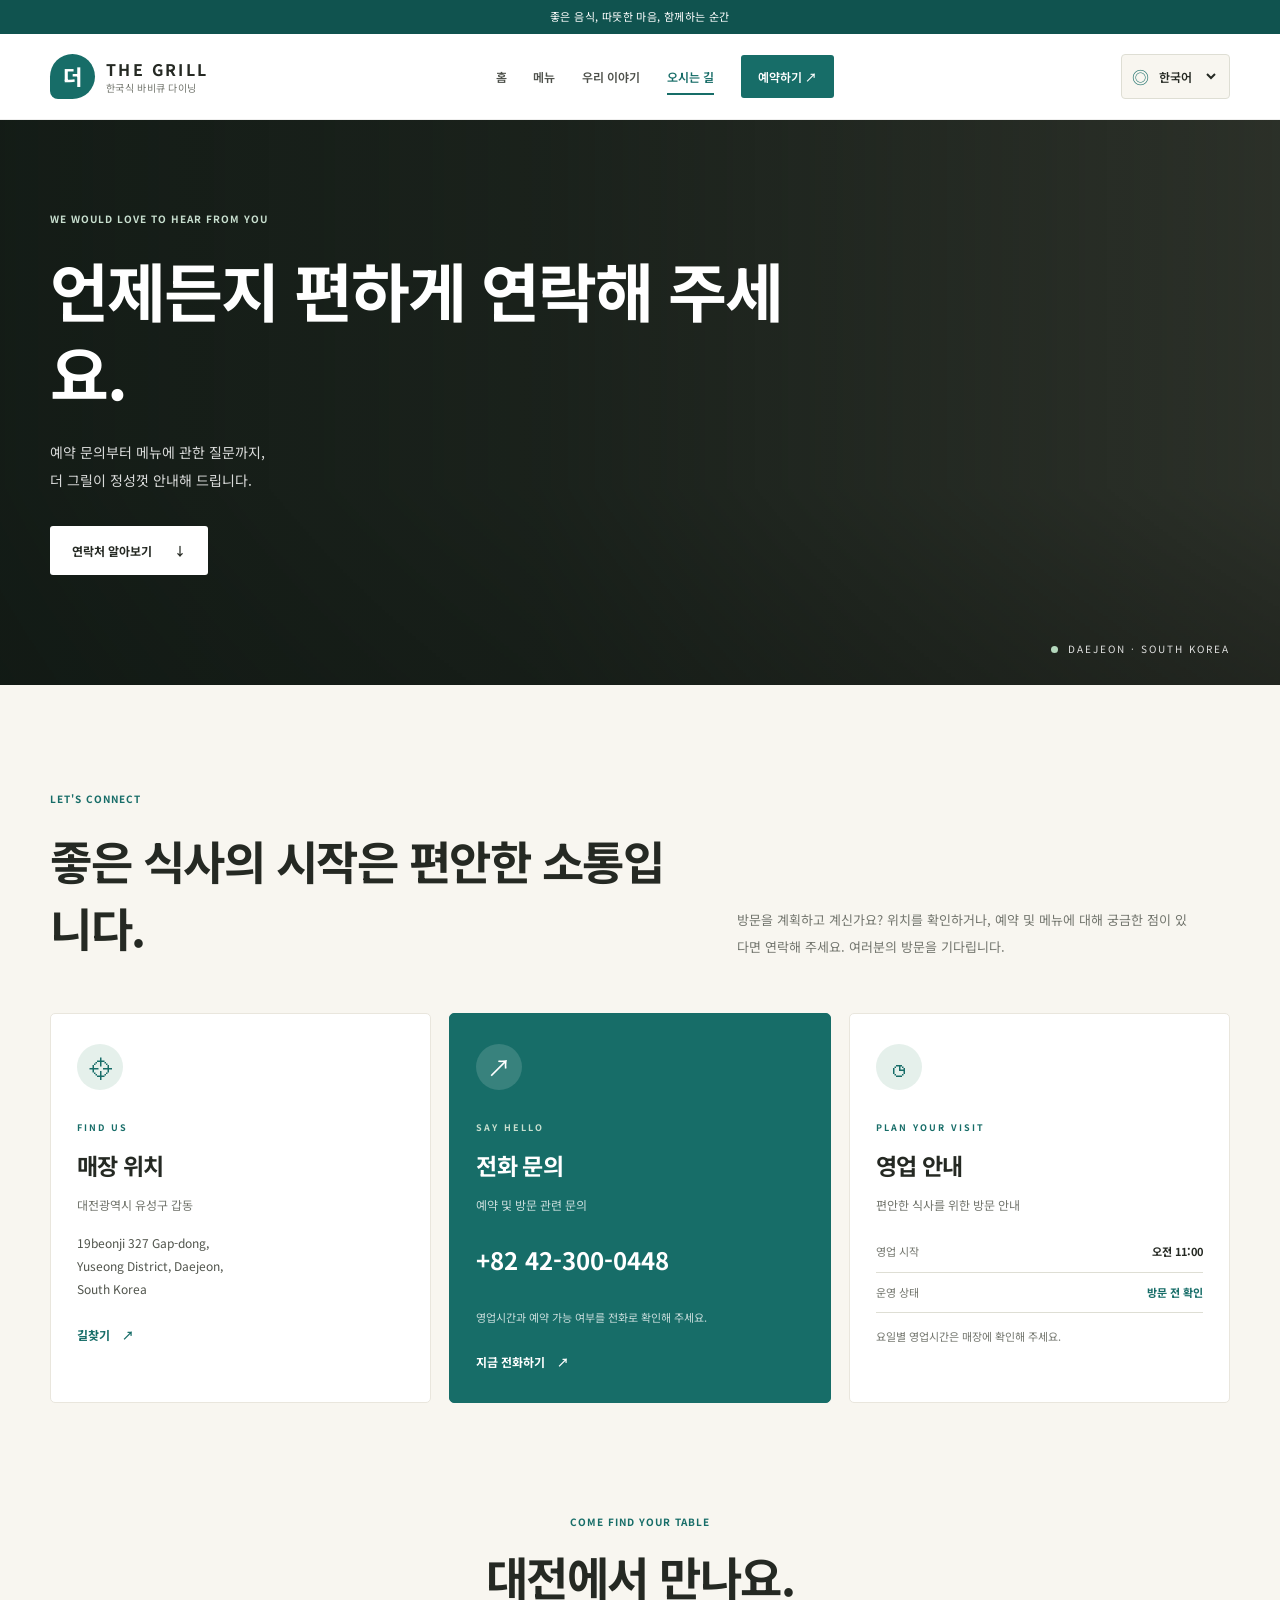
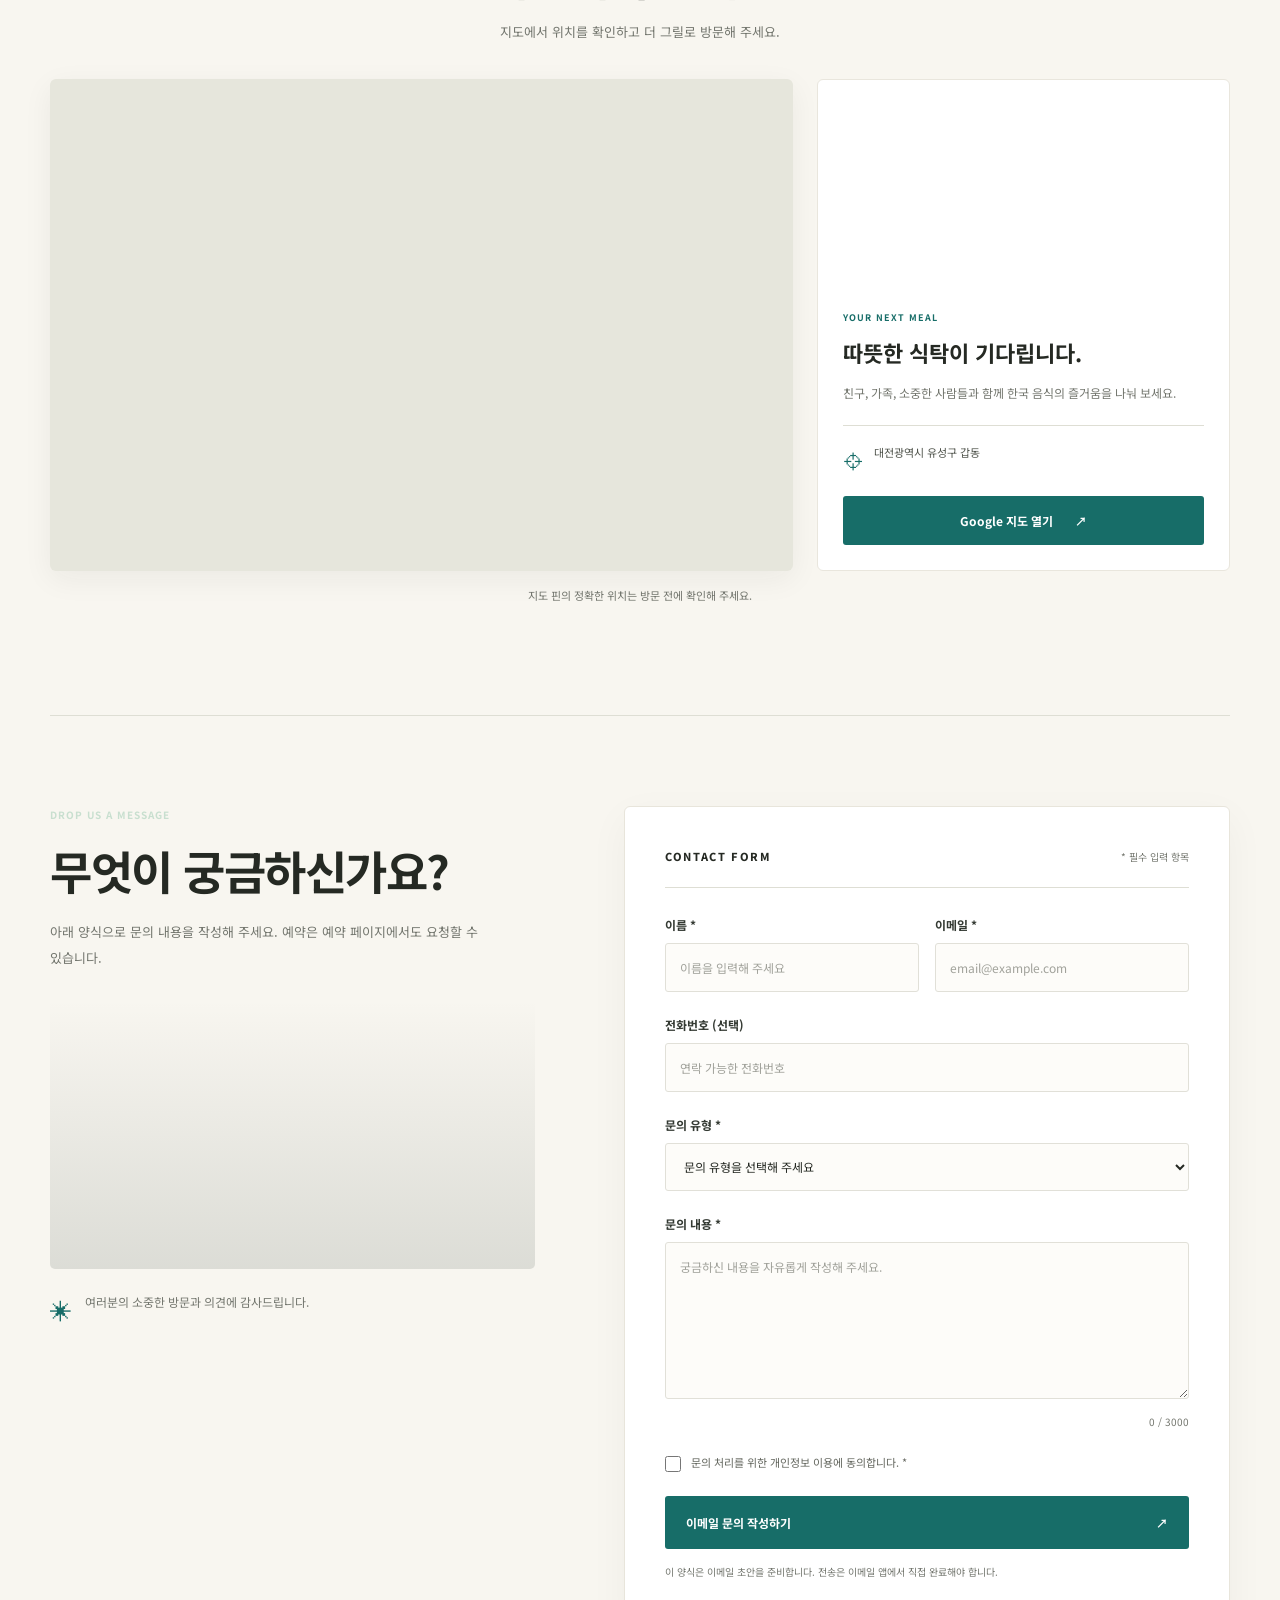
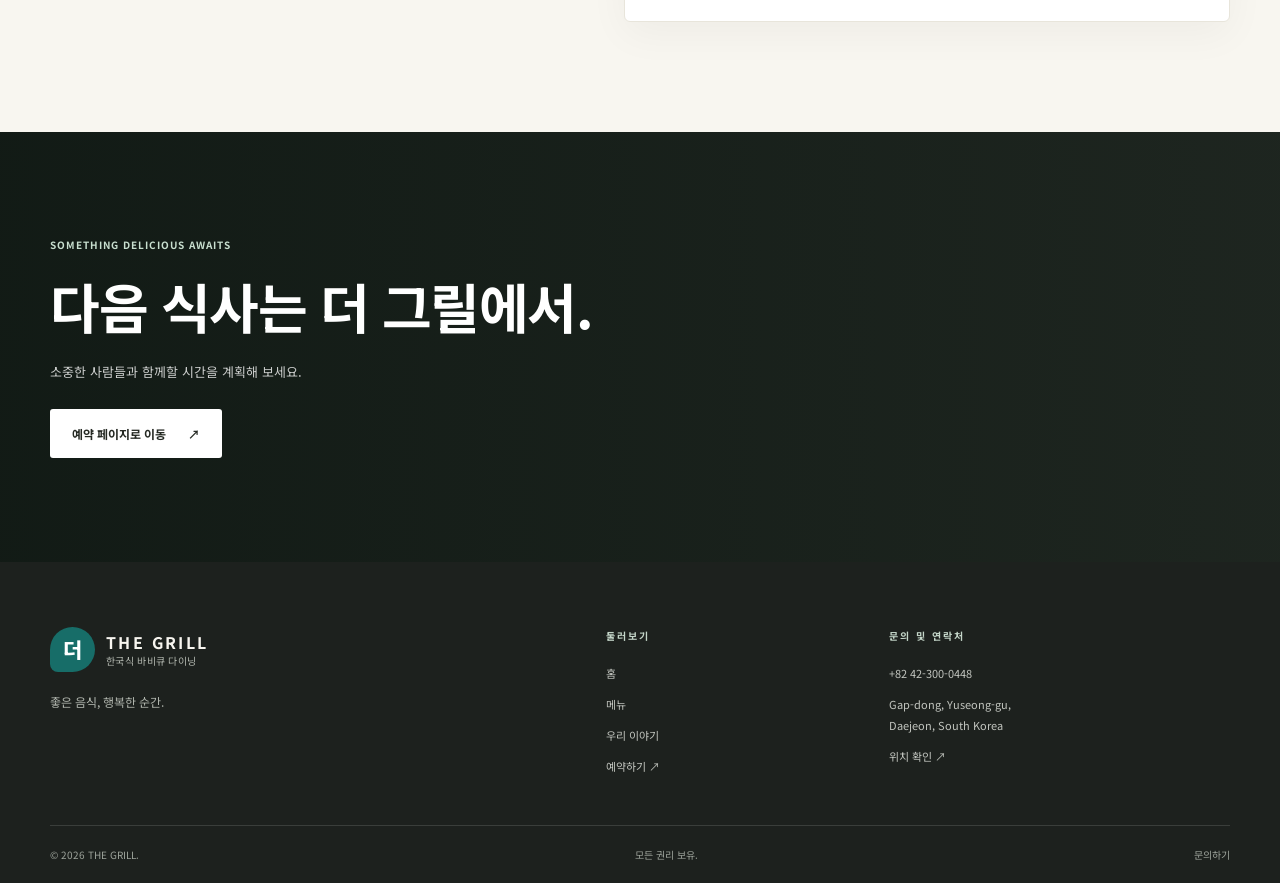
<file: contact.html>
<!DOCTYPE html>
<html lang="ko">
<head>
  <meta charset="UTF-8">
  <meta name="viewport" content="width=device-width, initial-scale=1.0">
  <meta name="theme-color" content="#f8f6f0">
  <meta name="description" content="Contact The Grill in Daejeon, South Korea. Find our location, contact details and reservation information.">
  <title>Contact Us | The Grill</title>

  <link rel="preconnect" href="https://fonts.googleapis.com">
  <link rel="preconnect" href="https://fonts.gstatic.com" crossorigin>
  <link href="https://fonts.googleapis.com/css2?family=DM+Sans:wght@400;500;600;700&family=Noto+Sans+KR:wght@400;500;600;700;800&family=Playfair+Display:wght@500;600;700&display=swap" rel="stylesheet">

  <link rel="stylesheet" href="css/contact.css" type="text/css">
  <script src="css/js/contact.js" defer></script>
</head>

<body>

  <!-- Announcement -->
  <div class="announcement">
    <span data-i18n="announcement">좋은 음식, 따뜻한 마음, 함께하는 순간</span>
  </div>

  <!-- Header -->
  <header class="site-header">
    <a class="brand" href="index.html" aria-label="The Grill Home">
      <span class="brand-mark">더</span>
      <span class="brand-copy">
        <strong>THE GRILL</strong>
        <small data-i18n="brandSubtitle">한국식 바비큐 다이닝</small>
      </span>
    </a>

    <button class="menu-toggle" id="menuToggle"
      aria-label="Open navigation" aria-expanded="false"
      aria-controls="navLinks">
      <span></span><span></span><span></span>
    </button>

    <nav class="nav-links" id="navLinks">
      <a href="index.html" data-i18n="navHome">홈</a>
      <a href="menu.html" data-i18n="navMenu">메뉴</a>
      <a href="about.html" data-i18n="navAbout">우리 이야기</a>
      <a href="contact.html" class="active" data-i18n="navContact">오시는 길</a>
      <a href="reservation.html" class="nav-reserve" data-i18n="navReserve">예약하기 ↗</a>
    </nav>

    <div class="language-box">
      <span class="language-icon" aria-hidden="true">◎</span>
      <select id="language" aria-label="Select language">
        <option value="ko">한국어</option>
        <option value="en">English</option>
      </select>
    </div>
  </header>

  <main>

    <!-- Hero -->
    <section class="contact-hero">
      <div class="hero-photo"></div>
      <div class="hero-overlay"></div>

      <div class="hero-content reveal">
        <span class="eyebrow" data-i18n="heroEyebrow">
          WE WOULD LOVE TO HEAR FROM YOU
        </span>

        <h1 data-i18n="heroTitle">언제든지<br>편하게 연락해 주세요.</h1>

        <p data-i18n="heroText">
          예약 문의부터 메뉴에 관한 질문까지,<br>
          더 그릴이 정성껏 안내해 드립니다.
        </p>

        <a href="#contact-details" class="button button-light">
          <span data-i18n="heroButton">연락처 알아보기</span>
          <span aria-hidden="true">↓</span>
        </a>
      </div>

      <div class="hero-note">
        <span class="hero-note-dot"></span>
        <span data-i18n="heroNote">DAEJEON · SOUTH KOREA</span>
      </div>
    </section>

    <!-- Intro -->
    <section class="contact-intro section-space reveal" id="contact-details">
      <div>
        <span class="eyebrow dark-eyebrow" data-i18n="introEyebrow">
          LET'S CONNECT
        </span>
        <h2 data-i18n="introTitle">좋은 식사의 시작은<br>편안한 소통입니다.</h2>
      </div>

      <p data-i18n="introText">
        방문을 계획하고 계신가요? 위치를 확인하거나,
        예약 및 메뉴에 대해 궁금한 점이 있다면 연락해 주세요.
        여러분의 방문을 기다립니다.
      </p>
    </section>

    <!-- Contact cards -->
    <section class="contact-cards section-space">
      <article class="contact-card reveal">
        <div class="card-icon" aria-hidden="true">⌖</div>
        <span class="card-kicker" data-i18n="locationKicker">FIND US</span>
        <h3 data-i18n="locationTitle">매장 위치</h3>
        <p class="card-description" data-i18n="locationText">
          대전광역시 유성구 갑동
        </p>
        <address>
          19beonji 327 Gap-dong,<br>
          Yuseong District, Daejeon,<br>
          South Korea
        </address>
        <a class="text-link"
          href="https://www.google.com/maps/search/?api=1&query=19beonji+327+Gap-dong+Yuseong+District+Daejeon+South+Korea"
          target="_blank" rel="noopener noreferrer">
          <span data-i18n="directions">길찾기</span> <span>↗</span>
        </a>
      </article>

      <article class="contact-card featured-card reveal">
        <div class="card-icon" aria-hidden="true">↗</div>
        <span class="card-kicker" data-i18n="phoneKicker">SAY HELLO</span>
        <h3 data-i18n="phoneTitle">전화 문의</h3>
        <p class="card-description" data-i18n="phoneText">
          예약 및 방문 관련 문의
        </p>
        <a class="phone-number" href="tel:+82423000448">
          +82 42-300-0448
        </a>
        <p class="small-note" data-i18n="phoneNote">
          영업시간과 예약 가능 여부를 전화로 확인해 주세요.
        </p>
        <a class="text-link light-link" href="tel:+82423000448">
          <span data-i18n="callNow">지금 전화하기</span> <span>↗</span>
        </a>
      </article>

      <article class="contact-card reveal">
        <div class="card-icon" aria-hidden="true">◷</div>
        <span class="card-kicker" data-i18n="hoursKicker">PLAN YOUR VISIT</span>
        <h3 data-i18n="hoursTitle">영업 안내</h3>
        <p class="card-description" data-i18n="hoursText">
          편안한 식사를 위한 방문 안내
        </p>

        <div class="hours-row">
          <span data-i18n="openingLabel">영업 시작</span>
          <strong data-i18n="openingValue">오전 11:00</strong>
        </div>
        <div class="hours-row">
          <span data-i18n="statusLabel">운영 상태</span>
          <strong class="status-text" data-i18n="statusValue">방문 전 확인</strong>
        </div>

        <p class="small-note" data-i18n="hoursNote">
          요일별 영업시간은 매장에 확인해 주세요.
        </p>
      </article>
    </section>

    <!-- Location and map -->
    <section class="location-section section-space" id="location">
      <div class="location-heading reveal">
        <span class="eyebrow dark-eyebrow" data-i18n="mapEyebrow">
          COME FIND YOUR TABLE
        </span>
        <h2 data-i18n="mapTitle">대전에서 만나요.</h2>
        <p data-i18n="mapText">
          지도에서 위치를 확인하고 더 그릴로 방문해 주세요.
        </p>
      </div>

      <div class="location-layout">
        <div class="map-frame reveal">
          <iframe
            title="The Grill restaurant location in Daejeon, South Korea"
            src="https://maps.google.com/maps?q=19beonji%20327%20Gap-dong%2C%20Yuseong%20District%2C%20Daejeon%2C%20South%20Korea&t=&z=14&ie=UTF8&iwloc=&output=embed"
            loading="lazy"
            referrerpolicy="no-referrer-when-downgrade"
            allowfullscreen>
          </iframe>
        </div>

        <aside class="visit-card reveal">
          <div class="visit-image"></div>
          <div class="visit-card-body">
            <span class="eyebrow dark-eyebrow" data-i18n="visitEyebrow">
              YOUR NEXT MEAL
            </span>
            <h3 data-i18n="visitTitle">따뜻한 식탁이 기다립니다.</h3>
            <p data-i18n="visitText">
              친구, 가족, 소중한 사람들과 함께
              한국 음식의 즐거움을 나눠 보세요.
            </p>

            <div class="visit-detail">
              <span aria-hidden="true">⌖</span>
              <span data-i18n="visitAddress">
                대전광역시 유성구 갑동
              </span>
            </div>

            <a class="button button-dark"
              href="https://www.google.com/maps/search/?api=1&query=19beonji+327+Gap-dong+Yuseong+District+Daejeon+South+Korea"
              target="_blank" rel="noopener noreferrer">
              <span data-i18n="openMaps">Google 지도 열기</span>
              <span aria-hidden="true">↗</span>
            </a>
          </div>
        </aside>
      </div>

      <p class="map-disclaimer" data-i18n="mapDisclaimer">
        지도 핀의 정확한 위치는 방문 전에 확인해 주세요.
      </p>
    </section>

    <!-- Message form -->
    <section class="message-section section-space" id="message">
      <div class="message-intro reveal">
        <span class="eyebrow" data-i18n="formEyebrow">DROP US A MESSAGE</span>
        <h2 data-i18n="formTitle">무엇이 궁금하신가요?</h2>
        <p data-i18n="formText">
          아래 양식으로 문의 내용을 작성해 주세요.
          예약은 예약 페이지에서도 요청할 수 있습니다.
        </p>

        <div class="message-image"></div>

        <div class="message-promise">
          <span aria-hidden="true">✳</span>
          <p data-i18n="formPromise">
            여러분의 소중한 방문과 의견에 감사드립니다.
          </p>
        </div>
      </div>

      <form class="contact-form reveal" id="contactForm">
        <div class="form-heading">
          <span data-i18n="formLabel">CONTACT FORM</span>
          <p data-i18n="requiredNote">* 필수 입력 항목</p>
        </div>

        <div class="form-grid">
          <div class="field">
            <label for="fullName" data-i18n="nameLabel">이름 *</label>
            <input
              id="fullName" name="name" type="text"
              autocomplete="name" required maxlength="100"
              data-i18n-placeholder="namePlaceholder"
              placeholder="이름을 입력해 주세요">
          </div>

          <div class="field">
            <label for="email" data-i18n="emailLabel">이메일 *</label>
            <input
              id="email" name="email" type="email"
              autocomplete="email" required maxlength="254"
              data-i18n-placeholder="emailPlaceholder"
              placeholder="email@example.com">
          </div>

          <div class="field full-field">
            <label for="phone" data-i18n="phoneLabel">전화번호 (선택)</label>
            <input
              id="phone" name="phone" type="tel"
              autocomplete="tel" maxlength="40"
              data-i18n-placeholder="phonePlaceholder"
              placeholder="연락 가능한 전화번호">
          </div>

          <div class="field full-field">
            <label for="topic" data-i18n="topicLabel">문의 유형 *</label>
            <select id="topic" name="topic" required>
              <option value="" data-i18n="topicPlaceholder">문의 유형을 선택해 주세요</option>
              <option value="general" data-i18n="topicGeneral">일반 문의</option>
              <option value="reservation" data-i18n="topicReservation">예약 문의</option>
              <option value="menu" data-i18n="topicMenu">메뉴 및 재료</option>
              <option value="allergy" data-i18n="topicAllergy">알레르기 문의</option>
              <option value="group" data-i18n="topicGroup">단체 방문</option>
              <option value="other" data-i18n="topicOther">기타</option>
            </select>
          </div>

          <div class="field full-field">
            <label for="messageText" data-i18n="messageLabel">문의 내용 *</label>
            <textarea
              id="messageText" name="message" rows="6"
              required minlength="5" maxlength="3000"
              data-i18n-placeholder="messagePlaceholder"
              placeholder="궁금하신 내용을 자유롭게 작성해 주세요."></textarea>
            <div class="character-count">
              <span id="characterCount">0</span> / 3000
            </div>
          </div>
        </div>

        <label class="privacy-consent">
          <input type="checkbox" id="privacyConsent" required>
          <span data-i18n="privacyText">
            문의 처리를 위한 개인정보 이용에 동의합니다. *
          </span>
        </label>

        <button class="button button-dark submit-button" type="submit">
          <span data-i18n="submitButton">문의 내용 준비하기</span>
          <span aria-hidden="true">↗</span>
        </button>

        <p class="form-disclaimer" data-i18n="formDisclaimer">
          이 양식은 현재 데모 버전입니다. 제출 버튼으로 문의 내용이
          자동 전송되지는 않습니다.
        </p>

        <div id="formFeedback" class="form-feedback"
          role="status" aria-live="polite" hidden></div>
      </form>
    </section>

    <!-- Reservation CTA -->
    <section class="reservation-banner">
      <div class="banner-image"></div>
      <div class="banner-content reveal">
        <span class="eyebrow" data-i18n="bannerEyebrow">
          SOMETHING DELICIOUS AWAITS
        </span>
        <h2 data-i18n="bannerTitle">다음 식사는<br>더 그릴에서.</h2>
        <p data-i18n="bannerText">
          소중한 사람들과 함께할 시간을 계획해 보세요.
        </p>
        <a href="reservation.html" class="button button-light">
          <span data-i18n="bannerButton">예약 페이지로 이동</span>
          <span aria-hidden="true">↗</span>
        </a>
      </div>
    </section>

  </main>

  <!-- Footer -->
  <footer class="site-footer">
    <div class="footer-main">
      <div class="footer-brand">
        <a class="brand footer-logo" href="index.html">
          <span class="brand-mark">더</span>
          <span class="brand-copy">
            <strong>THE GRILL</strong>
            <small data-i18n="brandSubtitle">한국식 바비큐 다이닝</small>
          </span>
        </a>

        <p data-i18n="footerTagline">
          좋은 음식, 행복한 순간.
        </p>
      </div>

      <div class="footer-column">
        <h3 data-i18n="footerExplore">EXPLORE</h3>
        <a href="index.html" data-i18n="navHome">홈</a>
        <a href="menu.html" data-i18n="navMenu">메뉴</a>
        <a href="about.html" data-i18n="navAbout">우리 이야기</a>
        <a href="reservation.html" data-i18n="navReserve">예약하기</a>
      </div>

      <div class="footer-column footer-contact">
        <h3 data-i18n="footerContact">CONTACT</h3>
        <a href="tel:+82423000448">+82 42-300-0448</a>
        <p>Gap-dong, Yuseong-gu,<br>Daejeon, South Korea</p>
        <a href="#location" data-i18n="footerDirections">위치 확인 ↗</a>
      </div>
    </div>

    <div class="footer-bottom">
      <span>© <span id="year"></span> THE GRILL.</span>
      <span data-i18n="copyright">모든 권리 보유.</span>
      <a href="contact.html" data-i18n="footerContactLink">문의하기</a>
    </div>
  </footer>

</body>
</html>
</file>
<file: css/contact.css>
/* =========================================
   THE GRILL — CONTACT PAGE
   ========================================= */

:root {
  --cream: #f8f6f0;
  --cream-dark: #eeeadf;
  --white: #ffffff;
  --ink: #252923;
  --muted: #73766e;
  --green: #176d68;
  --green-dark: #10534f;
  --green-pale: #e5f0eb;
  --line: #deded4;
  --gold: #bd9660;
  --serif: "Playfair Display", Georgia, serif;
  --sans: "DM Sans", "Noto Sans KR", sans-serif;
  --korean: "Noto Sans KR", sans-serif;
  --container: 1180px;
  --radius: 18px;
  --shadow: 0 18px 55px rgba(28, 38, 31, 0.09);
}

* {
  box-sizing: border-box;
  margin: 0;
  padding: 0;
}

html {
  scroll-behavior: smooth;
  scroll-padding-top: 100px;
}

body {
  background: var(--cream);
  color: var(--ink);
  font-family: var(--sans);
  line-height: 1.75;
  -webkit-font-smoothing: antialiased;
}

body:lang(ko) {
  font-family: var(--korean);
}

body,
input,
select,
textarea,
button {
  font-size: 15px;
}

a {
  color: inherit;
  text-decoration: none;
}

button,
input,
select,
textarea {
  font: inherit;
}

button,
a,
select {
  -webkit-tap-highlight-color: transparent;
}

button:focus-visible,
a:focus-visible,
input:focus-visible,
select:focus-visible,
textarea:focus-visible {
  outline: 3px solid rgba(23, 109, 104, 0.4);
  outline-offset: 3px;
}

img {
  display: block;
  max-width: 100%;
}

section[id] {
  scroll-margin-top: 100px;
}

.section-space {
  width: min(var(--container), calc(100% - 64px));
  margin-inline: auto;
}

.announcement {
  min-height: 34px;
  display: flex;
  align-items: center;
  justify-content: center;
  padding: 6px 16px;
  background: var(--green-dark);
  color: white;
  text-align: center;
  font-size: 11px;
  letter-spacing: 1.4px;
}

body:lang(ko) .announcement {
  letter-spacing: 0.4px;
}

/* HEADER */

.site-header {
  position: sticky;
  top: 0;
  z-index: 1000;
  min-height: 86px;
  display: flex;
  align-items: center;
  justify-content: space-between;
  gap: 26px;
  padding: 12px max(32px, calc((100% - var(--container)) / 2));
  background: rgba(255, 255, 255, 0.97);
  border-bottom: 1px solid rgba(37, 41, 35, 0.08);
  backdrop-filter: blur(16px);
}

.brand {
  display: inline-flex;
  align-items: center;
  gap: 11px;
  flex-shrink: 0;
}

.brand-mark {
  width: 45px;
  height: 45px;
  display: grid;
  place-items: center;
  background: var(--green);
  color: white;
  border-radius: 50% 50% 50% 8px;
  font-family: var(--korean);
  font-size: 21px;
  font-weight: 800;
}

.brand-copy {
  display: flex;
  flex-direction: column;
  line-height: 1.4;
}

.brand-copy strong {
  font-size: 16px;
  letter-spacing: 2.4px;
}

.brand-copy small {
  color: var(--muted);
  font-size: 10px;
  letter-spacing: 0.3px;
}

.nav-links {
  display: flex;
  align-items: center;
  gap: clamp(16px, 2.1vw, 30px);
}

.nav-links > a {
  position: relative;
  padding: 8px 0;
  color: #4e514b;
  font-size: 12px;
  font-weight: 600;
  white-space: nowrap;
  transition: color 0.25s;
}

.nav-links > a:hover,
.nav-links > a.active {
  color: var(--green);
}

.nav-links > a.active::after {
  position: absolute;
  right: 0;
  bottom: 0;
  left: 0;
  height: 2px;
  background: var(--green);
  content: "";
}

.nav-links > a.nav-reserve {
  padding: 11px 17px;
  background: var(--green);
  color: white;
  border-radius: 3px;
}

.nav-links > a.nav-reserve:hover {
  background: var(--green-dark);
  color: white;
}

.language-box {
  display: flex;
  align-items: center;
  gap: 6px;
  padding: 7px 10px;
  background: var(--cream);
  border: 1px solid var(--line);
  border-radius: 4px;
  flex-shrink: 0;
}

.language-icon {
  color: var(--green);
  font-size: 17px;
}

.language-box select {
  max-width: 92px;
  border: 0;
  outline: 0;
  background: transparent;
  color: var(--ink);
  cursor: pointer;
  font-size: 12px;
  font-weight: 600;
}

.menu-toggle {
  display: none;
}

/* HERO */

.contact-hero {
  min-height: 560px;
  position: relative;
  isolation: isolate;
  display: flex;
  align-items: center;
  overflow: hidden;
  background: #30342c;
  color: white;
}

.hero-photo,
.hero-overlay {
  position: absolute;
  z-index: -1;
  inset: 0;
}

.hero-photo {
  background-image: url("https://images.unsplash.com/photo-1558030006-450675393462?auto=format&fit=crop&w=2000&q=85");
  background-position: center 53%;
  background-size: cover;
  animation: heroAppear 1s ease both;
}

.hero-overlay {
  background:
    linear-gradient(90deg,
      rgba(15, 24, 19, 0.85) 0%,
      rgba(15, 24, 19, 0.66) 42%,
      rgba(15, 24, 19, 0.13) 100%),
    linear-gradient(0deg, rgba(0, 0, 0, 0.23), transparent 35%);
}

.hero-content {
  width: min(var(--container), calc(100% - 64px));
  margin: 0 auto;
  padding: 90px 0 110px;
}

.eyebrow {
  display: block;
  margin-bottom: 20px;
  color: #c8dfcf;
  font-size: 10px;
  font-weight: 700;
  letter-spacing: 2.8px;
}

body:lang(ko) .eyebrow {
  letter-spacing: 1px;
}

.hero-content h1 {
  max-width: 760px;
  font-family: var(--korean);
  font-size: clamp(36px, 5vw, 65px);
  font-weight: 700;
  line-height: 1.3;
  letter-spacing: -2px;
}

body:lang(en) .hero-content h1,
body:lang(en) .contact-intro h2,
body:lang(en) .location-heading h2,
body:lang(en) .message-intro h2,
body:lang(en) .banner-content h2 {
  font-family: var(--serif);
  font-weight: 600;
  letter-spacing: -1px;
  line-height: 1.2;
}

.hero-content > p {
  max-width: 570px;
  margin-top: 24px;
  color: rgba(255, 255, 255, 0.84);
  font-size: 14px;
  line-height: 2;
  white-space: pre-line;
}

.button {
  display: inline-flex;
  align-items: center;
  justify-content: center;
  gap: 22px;
  min-height: 49px;
  padding: 12px 21px;
  border: 1px solid transparent;
  border-radius: 3px;
  cursor: pointer;
  font-size: 12px;
  font-weight: 700;
  transition:
    background 0.25s,
    color 0.25s,
    transform 0.25s;
}

.button:hover {
  transform: translateY(-2px);
}

.button-light {
  background: var(--white);
  color: var(--ink);
}

.button-light:hover {
  background: var(--green-pale);
}

.button-dark {
  background: var(--green);
  color: white;
}

.button-dark:hover {
  background: var(--green-dark);
}

.hero-content .button {
  margin-top: 32px;
}

.hero-note {
  position: absolute;
  right: max(32px, calc((100% - var(--container)) / 2));
  bottom: 27px;
  display: flex;
  align-items: center;
  gap: 10px;
  color: rgba(255, 255, 255, 0.86);
  font-size: 10px;
  letter-spacing: 2px;
}

.hero-note-dot {
  width: 7px;
  height: 7px;
  border-radius: 50%;
  background: #b4d8bd;
}

/* INTRO */

.contact-intro {
  display: grid;
  grid-template-columns: 1fr 0.8fr;
  align-items: end;
  gap: 70px;
  padding-top: 105px;
  padding-bottom: 52px;
}

.dark-eyebrow {
  color: var(--green);
}

.contact-intro h2,
.location-heading h2,
.message-intro h2,
.banner-content h2 {
  font-family: var(--korean);
  font-size: clamp(30px, 3.7vw, 46px);
  font-weight: 700;
  line-height: 1.45;
  letter-spacing: -1.5px;
}

.contact-intro > p {
  max-width: 460px;
  color: var(--muted);
  font-size: 13px;
  line-height: 2.1;
}

/* CONTACT CARDS */

.contact-cards {
  display: grid;
  grid-template-columns: repeat(3, minmax(0, 1fr));
  gap: 18px;
  padding-bottom: 110px;
}

.contact-card {
  min-width: 0;
  padding: 30px 26px 28px;
  background: white;
  border: 1px solid #e9e6dd;
  border-radius: 5px;
  transition:
    transform 0.3s,
    box-shadow 0.3s;
}

.contact-card:hover {
  transform: translateY(-5px);
  box-shadow: var(--shadow);
}

.card-icon {
  width: 46px;
  height: 46px;
  display: grid;
  place-items: center;
  margin-bottom: 22px;
  background: var(--green-pale);
  color: var(--green);
  border-radius: 50%;
  font-size: 24px;
}

.card-kicker {
  color: var(--green);
  font-size: 9px;
  font-weight: 700;
  letter-spacing: 2px;
}

.contact-card h3 {
  margin-top: 7px;
  font-size: 23px;
  font-weight: 700;
  letter-spacing: -0.7px;
}

.card-description {
  margin: 9px 0 17px;
  color: var(--muted);
  font-size: 12px;
}

.contact-card address {
  color: #50544c;
  font-size: 12px;
  font-style: normal;
  line-height: 1.9;
  overflow-wrap: anywhere;
}

.text-link {
  display: inline-flex;
  align-items: center;
  gap: 12px;
  margin-top: 23px;
  color: var(--green);
  font-size: 12px;
  font-weight: 700;
}

.text-link span:last-child {
  transition: transform 0.25s;
}

.text-link:hover span:last-child {
  transform: translate(3px, -3px);
}

.featured-card {
  background: var(--green);
  border-color: var(--green);
  color: white;
}

.featured-card .card-icon {
  background: rgba(255, 255, 255, 0.14);
  color: white;
}

.featured-card .card-kicker {
  color: #c8dfcf;
}

.featured-card .card-description,
.featured-card .small-note {
  color: rgba(255, 255, 255, 0.77);
}

.phone-number {
  display: inline-block;
  margin: 7px 0 13px;
  font-size: clamp(18px, 2vw, 24px);
  font-weight: 700;
  overflow-wrap: anywhere;
}

.small-note {
  margin-top: 14px;
  color: var(--muted);
  font-size: 11px;
  line-height: 1.8;
}

.light-link {
  color: white;
}

.hours-row {
  display: flex;
  justify-content: space-between;
  align-items: baseline;
  gap: 10px;
  padding: 10px 0;
  border-bottom: 1px solid var(--line);
  color: var(--muted);
  font-size: 11px;
}

.hours-row strong {
  color: var(--ink);
  font-size: 11px;
  text-align: right;
}

.hours-row .status-text {
  color: var(--green);
}

/* LOCATION */

.location-section {
  padding-bottom: 110px;
}

.location-heading {
  margin-bottom: 35px;
  text-align: center;
}

.location-heading .eyebrow {
  margin-bottom: 12px;
}

.location-heading > p {
  margin-top: 12px;
  color: var(--muted);
  font-size: 13px;
}

.location-layout {
  display: grid;
  grid-template-columns: 1.35fr 0.75fr;
  gap: 24px;
  align-items: stretch;
}

.map-frame {
  min-height: 480px;
  overflow: hidden;
  background: #e6e6dc;
  border-radius: 6px;
  box-shadow: 0 8px 30px rgba(30, 40, 30, 0.06);
}

.map-frame iframe {
  display: block;
  width: 100%;
  height: 100%;
  min-height: 480px;
  border: 0;
}

.visit-card {
  overflow: hidden;
  background: white;
  border: 1px solid #e9e6dd;
  border-radius: 6px;
}

.visit-image {
  min-height: 205px;
  background-image: url("https://images.unsplash.com/photo-1544025162-d76694265947?auto=format&fit=crop&w=900&q=85");
  background-position: center;
  background-size: cover;
}

.visit-card-body {
  padding: 25px;
}

.visit-card-body .eyebrow {
  margin-bottom: 10px;
  font-size: 9px;
}

.visit-card-body h3 {
  font-size: 22px;
  line-height: 1.5;
}

.visit-card-body > p {
  margin-top: 12px;
  color: var(--muted);
  font-size: 12px;
  line-height: 2;
}

.visit-detail {
  display: flex;
  align-items: flex-start;
  gap: 12px;
  margin: 20px 0;
  padding-top: 17px;
  border-top: 1px solid var(--line);
  color: #50544c;
  font-size: 11px;
}

.visit-detail > span:first-child {
  color: var(--green);
  font-size: 19px;
}

.visit-card-body .button {
  width: 100%;
}

.map-disclaimer {
  margin-top: 15px;
  color: var(--muted);
  font-size: 11px;
  text-align: center;
}

/* MESSAGE SECTION */

.message-section {
  display: grid;
  grid-template-columns: 0.8fr 1fr;
  align-items: start;
  gap: clamp(40px, 7vw, 90px);
  padding-top: 90px;
  padding-bottom: 110px;
  border-top: 1px solid var(--line);
}

.message-intro .eyebrow {
  margin-bottom: 13px;
}

.message-intro > p {
  max-width: 430px;
  margin-top: 15px;
  color: var(--muted);
  font-size: 13px;
  line-height: 2;
}

.message-image {
  height: 270px;
  margin-top: 28px;
  background:
    linear-gradient(0deg, rgba(17, 35, 26, 0.12), transparent),
    url("https://images.unsplash.com/photo-1555939594-58d7cb561ad1?auto=format&fit=crop&w=1000&q=85")
    center / cover;
  border-radius: 5px;
}

.message-promise {
  display: flex;
  align-items: flex-start;
  gap: 13px;
  margin-top: 22px;
  color: var(--green);
}

.message-promise > span {
  font-size: 22px;
}

.message-promise p {
  color: var(--muted);
  font-size: 12px;
}

/* FORM */

.contact-form {
  min-width: 0;
  padding: clamp(22px, 4vw, 40px);
  background: white;
  border: 1px solid #e8e5db;
  border-radius: 6px;
  box-shadow: 0 12px 40px rgba(25, 34, 28, 0.045);
}

.form-heading {
  display: flex;
  align-items: center;
  justify-content: space-between;
  gap: 12px;
  padding-bottom: 20px;
  border-bottom: 1px solid var(--line);
}

.form-heading > span {
  font-size: 11px;
  font-weight: 800;
  letter-spacing: 1.6px;
}

.form-heading p {
  color: var(--muted);
  font-size: 10px;
}

.form-grid {
  display: grid;
  grid-template-columns: repeat(2, minmax(0, 1fr));
  gap: 22px 16px;
  margin-top: 26px;
}

.field {
  min-width: 0;
}

.full-field {
  grid-column: 1 / -1;
}

.field label {
  display: block;
  margin-bottom: 8px;
  color: #343a33;
  font-size: 12px;
  font-weight: 700;
}

.field input,
.field select,
.field textarea {
  width: 100%;
  min-width: 0;
  padding: 13px 14px;
  border: 1px solid #e1e0d8;
  border-radius: 3px;
  background: #fdfcf9;
  color: var(--ink);
  font-size: 12px;
  transition: border-color 0.2s, background 0.2s;
}

.field input,
.field select {
  min-height: 48px;
}

.field textarea {
  min-height: 145px;
  resize: vertical;
  line-height: 1.8;
}

.field input::placeholder,
.field textarea::placeholder {
  color: #a1a29b;
}

.field input:focus,
.field select:focus,
.field textarea:focus {
  border-color: var(--green);
  background: white;
  outline: none;
}

.character-count {
  margin-top: 6px;
  color: var(--muted);
  font-size: 10px;
  text-align: right;
}

.privacy-consent {
  display: flex;
  align-items: flex-start;
  gap: 10px;
  margin: 23px 0;
  color: #64675f;
  font-size: 11px;
  line-height: 1.8;
  cursor: pointer;
}

.privacy-consent input {
  width: 16px;
  height: 16px;
  margin-top: 3px;
  flex-shrink: 0;
  accent-color: var(--green);
}

.submit-button {
  width: 100%;
  justify-content: space-between;
  padding: 15px 20px;
}

.form-disclaimer {
  margin-top: 14px;
  color: var(--muted);
  font-size: 10px;
  line-height: 1.8;
}

.form-feedback {
  margin-top: 18px;
  padding: 14px;
  border-radius: 3px;
  background: var(--green-pale);
  color: var(--green-dark);
  font-size: 12px;
  overflow-wrap: anywhere;
}

.form-feedback a {
  text-decoration: underline;
  font-weight: 700;
}

.form-feedback[hidden] {
  display: none;
}

/* RESERVATION BANNER */

.reservation-banner {
  min-height: 430px;
  position: relative;
  isolation: isolate;
  display: flex;
  align-items: center;
  overflow: hidden;
  background: #242b25;
  color: white;
}

.banner-image {
  position: absolute;
  z-index: -1;
  inset: 0;
  background:
    linear-gradient(90deg, rgba(15, 24, 19, 0.86), rgba(15, 24, 19, 0.30)),
    url("https://images.unsplash.com/photo-1517248135467-4c7edcad34c4?auto=format&fit=crop&w=1800&q=85")
    center 55% / cover;
}

.banner-content {
  width: min(var(--container), calc(100% - 64px));
  margin: 0 auto;
  padding: 85px 0;
}

.banner-content .eyebrow {
  margin-bottom: 13px;
}

.banner-content h2 {
  font-size: clamp(34px, 4.3vw, 54px);
}

.banner-content > p {
  margin-top: 16px;
  color: rgba(255, 255, 255, 0.78);
  font-size: 13px;
}

.banner-content .button {
  margin-top: 25px;
}

/* FOOTER */

.site-footer {
  padding: 65px max(32px, calc((100% - var(--container)) / 2)) 20px;
  background: #1d211e;
  color: #f8f6f0;
}

.footer-main {
  display: grid;
  grid-template-columns: 1.5fr 0.7fr 1fr;
  gap: 45px;
  padding-bottom: 48px;
}

.footer-logo .brand-mark {
  background: var(--green);
}

.footer-logo .brand-copy small {
  color: #b2b7af;
}

.footer-brand > p {
  margin-top: 19px;
  color: #b2b7af;
  font-size: 12px;
}

.footer-column {
  display: flex;
  flex-direction: column;
  align-items: flex-start;
  gap: 10px;
}

.footer-column h3 {
  margin-bottom: 9px;
  color: #c4d6c9;
  font-size: 10px;
  letter-spacing: 2px;
}

.footer-column > a,
.footer-column > p {
  color: #c2c5bf;
  font-size: 11px;
  line-height: 1.9;
  overflow-wrap: anywhere;
}

.footer-column > a:hover {
  color: white;
}

.footer-bottom {
  display: flex;
  flex-wrap: wrap;
  align-items: center;
  justify-content: space-between;
  gap: 12px;
  padding-top: 20px;
  border-top: 1px solid rgba(255, 255, 255, 0.13);
  color: #9da39b;
  font-size: 10px;
}

.footer-bottom a:hover {
  color: white;
}

/* ANIMATIONS */

.reveal {
  opacity: 0;
  transform: translateY(20px);
  transition: opacity 0.7s ease, transform 0.7s ease;
}

.reveal.visible {
  opacity: 1;
  transform: translateY(0);
}

@keyframes heroAppear {
  from {
    transform: scale(1.04);
  }
  to {
    transform: scale(1);
  }
}

/* TABLETS */

@media (max-width: 1050px) {
  .site-header {
    gap: 15px;
    padding-inline: 24px;
  }

  .nav-links {
    gap: 14px;
  }

  .nav-links > a {
    font-size: 11px;
  }

  .brand-copy strong {
    font-size: 14px;
  }

  .language-box {
    padding: 7px;
  }

  .contact-card {
    padding: 25px 20px;
  }

  .location-layout {
    grid-template-columns: 1.15fr 0.85fr;
  }

  .message-section {
    gap: 35px;
  }
}

/* MOBILE NAVIGATION */

@media (max-width: 760px) {
  html {
    scroll-padding-top: 76px;
  }

  .section-space {
    width: calc(100% - 36px);
  }

  .announcement {
    min-height: 30px;
    font-size: 9px;
    letter-spacing: 0.6px;
  }

  .site-header {
    min-height: 72px;
    gap: 12px;
    padding: 10px 18px;
  }

  .brand {
    gap: 9px;
  }

  .brand-mark {
    width: 40px;
    height: 40px;
    font-size: 19px;
  }

  .brand-copy strong {
    font-size: 13px;
    letter-spacing: 1.8px;
  }

  .brand-copy small {
    font-size: 9px;
  }

  .menu-toggle {
    width: 39px;
    height: 39px;
    display: flex;
    flex-direction: column;
    align-items: center;
    justify-content: center;
    gap: 5px;
    margin-left: auto;
    border: 1px solid var(--line);
    border-radius: 4px;
    background: white;
    cursor: pointer;
  }

  .menu-toggle span {
    width: 17px;
    height: 2px;
    background: var(--ink);
    transition: transform 0.2s, opacity 0.2s;
  }

  .menu-toggle.open span:first-child {
    transform: translateY(7px) rotate(45deg);
  }

  .menu-toggle.open span:nth-child(2) {
    opacity: 0;
  }

  .menu-toggle.open span:last-child {
    transform: translateY(-7px) rotate(-45deg);
  }

  .language-box {
    gap: 3px;
    padding: 7px 5px;
  }

  .language-icon {
    font-size: 14px;
  }

  .language-box select {
    max-width: 72px;
    font-size: 10px;
  }

  .nav-links {
    position: absolute;
    top: calc(100% + 1px);
    right: 0;
    left: 0;
    display: none;
    align-items: stretch;
    gap: 0;
    padding: 12px 18px 20px;
    background: white;
    border-bottom: 1px solid var(--line);
    box-shadow: 0 15px 25px rgba(0, 0, 0, 0.08);
  }

  .nav-links.open {
    display: flex;
    flex-direction: column;
  }

  .nav-links > a {
    padding: 12px 5px;
    border-bottom: 1px solid #f0eee7;
    font-size: 13px;
  }

  .nav-links > a.active::after {
    display: none;
  }

  .nav-links > a.nav-reserve {
    margin-top: 10px;
    padding: 12px 15px;
    text-align: center;
  }

  .contact-hero {
    min-height: 500px;
  }

  .hero-photo {
    background-position: 57% center;
  }

  .hero-overlay {
    background: linear-gradient(
      90deg,
      rgba(15, 24, 19, 0.83),
      rgba(15, 24, 19, 0.42)
    );
  }

  .hero-content {
    width: calc(100% - 40px);
    padding: 75px 0 95px;
  }

  .hero-content h1 {
    font-size: clamp(34px, 8vw, 48px);
    letter-spacing: -1px;
  }

  .hero-content > p {
    font-size: 12px;
  }

  .hero-note {
    right: 20px;
    bottom: 20px;
    font-size: 8px;
  }

  .contact-intro {
    grid-template-columns: 1fr;
    gap: 20px;
    padding-top: 70px;
    padding-bottom: 32px;
  }

  .contact-intro h2,
  .location-heading h2,
  .message-intro h2 {
    font-size: 31px;
    letter-spacing: -0.8px;
  }

  .contact-intro > p {
    font-size: 12px;
  }

  .contact-cards {
    grid-template-columns: 1fr;
    gap: 14px;
    padding-bottom: 75px;
  }

  .contact-card {
    padding: 25px;
  }

  .contact-card h3 {
    font-size: 21px;
  }

  .phone-number {
    font-size: 23px;
  }

  .location-section {
    padding-bottom: 75px;
  }

  .location-heading {
    margin-bottom: 25px;
  }

  .location-layout {
    grid-template-columns: 1fr;
    gap: 18px;
  }

  .map-frame,
  .map-frame iframe {
    min-height: 330px;
  }

  .visit-image {
    min-height: 200px;
  }

  .visit-card-body {
    padding: 23px;
  }

  .message-section {
    grid-template-columns: 1fr;
    gap: 35px;
    padding-top: 65px;
    padding-bottom: 75px;
  }

  .message-image {
    height: 230px;
  }

  .contact-form {
    padding: 23px 18px;
  }

  .form-grid {
    gap: 19px 12px;
  }

  .field input,
  .field select,
  .field textarea {
    font-size: 16px;
  }

  .field input,
  .field select {
    min-height: 47px;
  }

  .reservation-banner {
    min-height: 390px;
  }

  .banner-content {
    width: calc(100% - 40px);
    padding: 65px 0;
  }

  .banner-content h2 {
    font-size: 37px;
  }

  .site-footer {
    padding: 48px 20px 18px;
  }

  .footer-main {
    grid-template-columns: 1fr 1fr;
    gap: 35px 22px;
    padding-bottom: 35px;
  }

  .footer-brand {
    grid-column: 1 / -1;
  }

  .footer-bottom {
    justify-content: flex-start;
    gap: 10px 18px;
  }
}

/* SMALL PHONES */

@media (max-width: 420px) {
  .site-header {
    gap: 7px;
    padding-inline: 12px;
  }

  .brand-copy strong {
    font-size: 11px;
    letter-spacing: 1.2px;
  }

  .brand-copy small {
    font-size: 8px;
  }

  .brand-mark {
    width: 35px;
    height: 35px;
    font-size: 17px;
  }

  .menu-toggle {
    width: 34px;
    height: 36px;
  }

  .language-box select {
    max-width: 63px;
    font-size: 9px;
  }

  .language-icon {
    display: none;
  }

  .contact-hero {
    min-height: 460px;
  }

  .hero-content h1 {
    font-size: 33px;
  }

  .eyebrow {
    font-size: 9px;
    letter-spacing: 1.6px;
  }

  .contact-intro h2,
  .location-heading h2,
  .message-intro h2 {
    font-size: 28px;
  }

  .form-grid {
    grid-template-columns: 1fr;
  }

  .full-field {
    grid-column: auto;
  }

  .form-heading {
    align-items: flex-start;
    flex-direction: column;
    gap: 3px;
  }

  .map-frame,
  .map-frame iframe {
    min-height: 280px;
  }

  .footer-main {
    gap: 28px 15px;
  }
}

/* REDUCED MOTION ACCESSIBILITY */

@media (prefers-reduced-motion: reduce) {
  *,
  *::before,
  *::after {
    scroll-behavior: auto !important;
    animation-duration: 0.01ms !important;
    animation-iteration-count: 1 !important;
    transition-duration: 0.01ms !important;
  }

  .reveal {
    opacity: 1;
    transform: none;
  }
}
</file>
